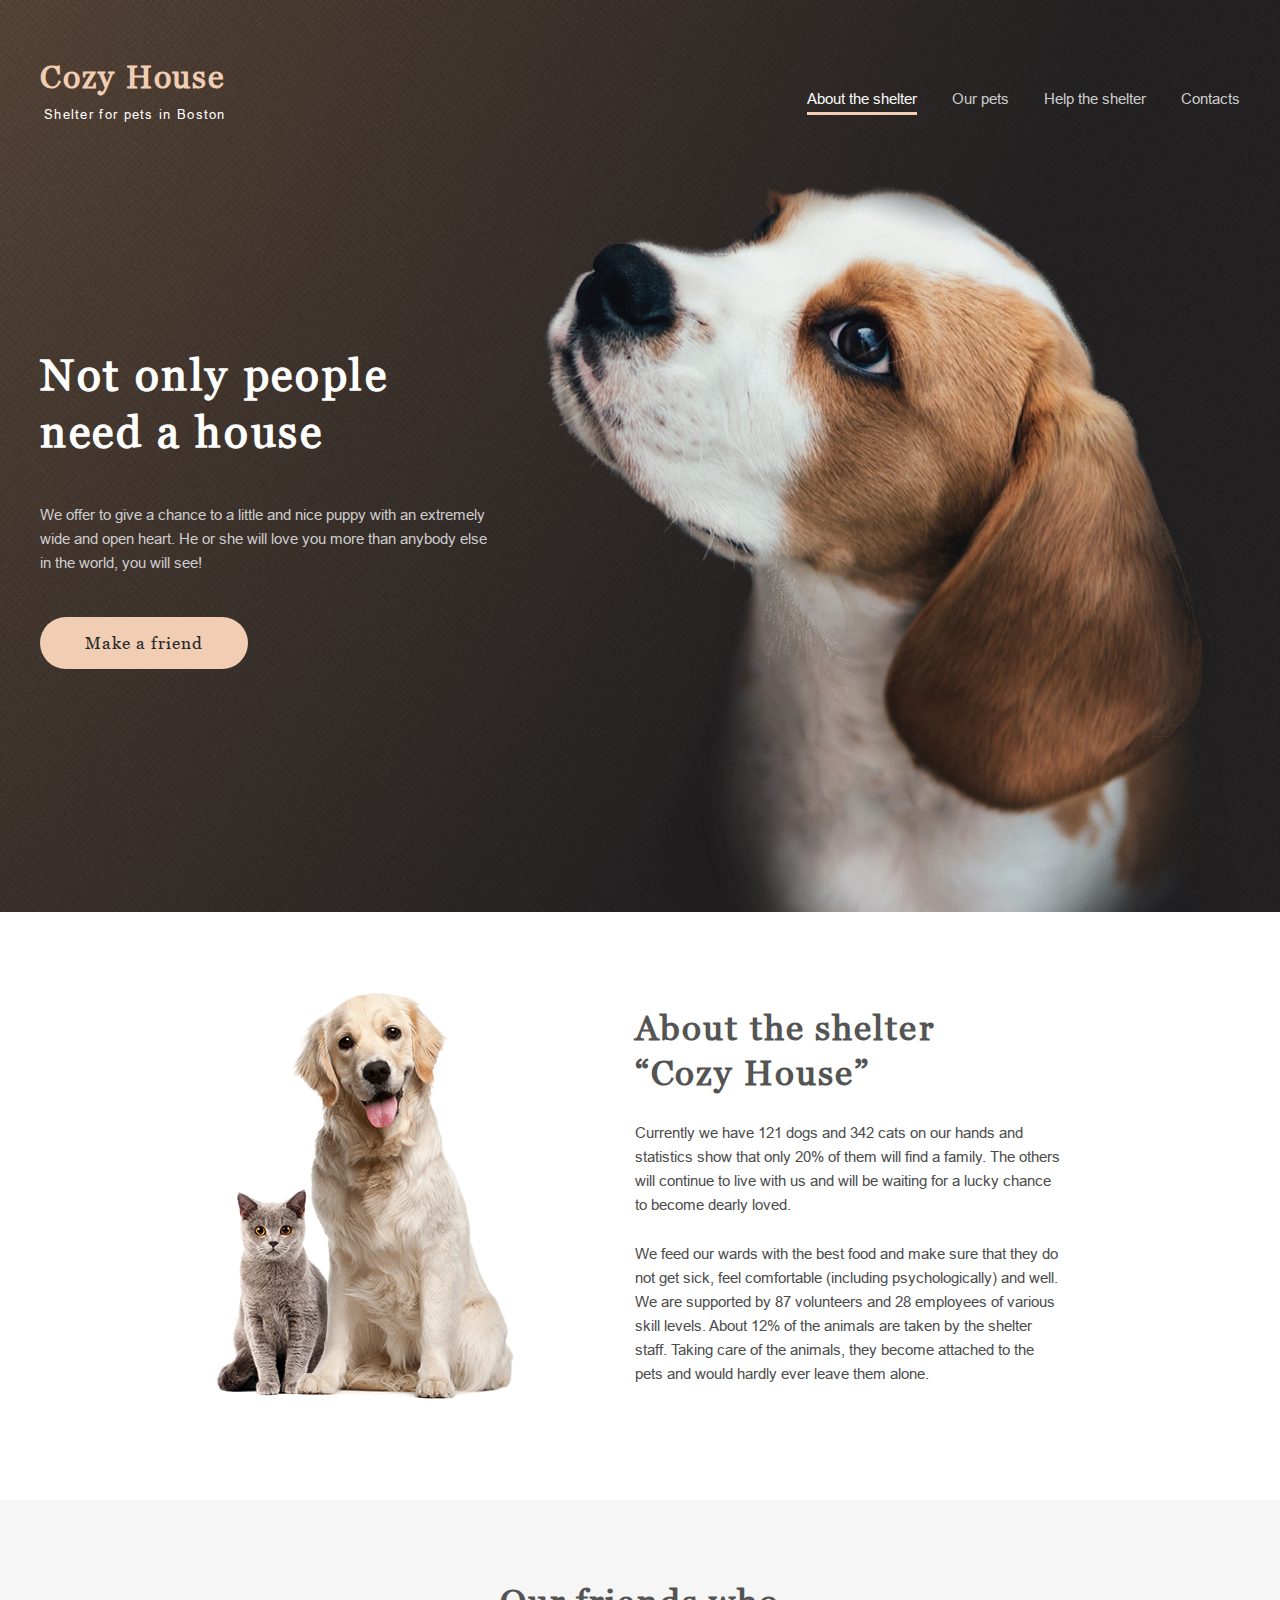
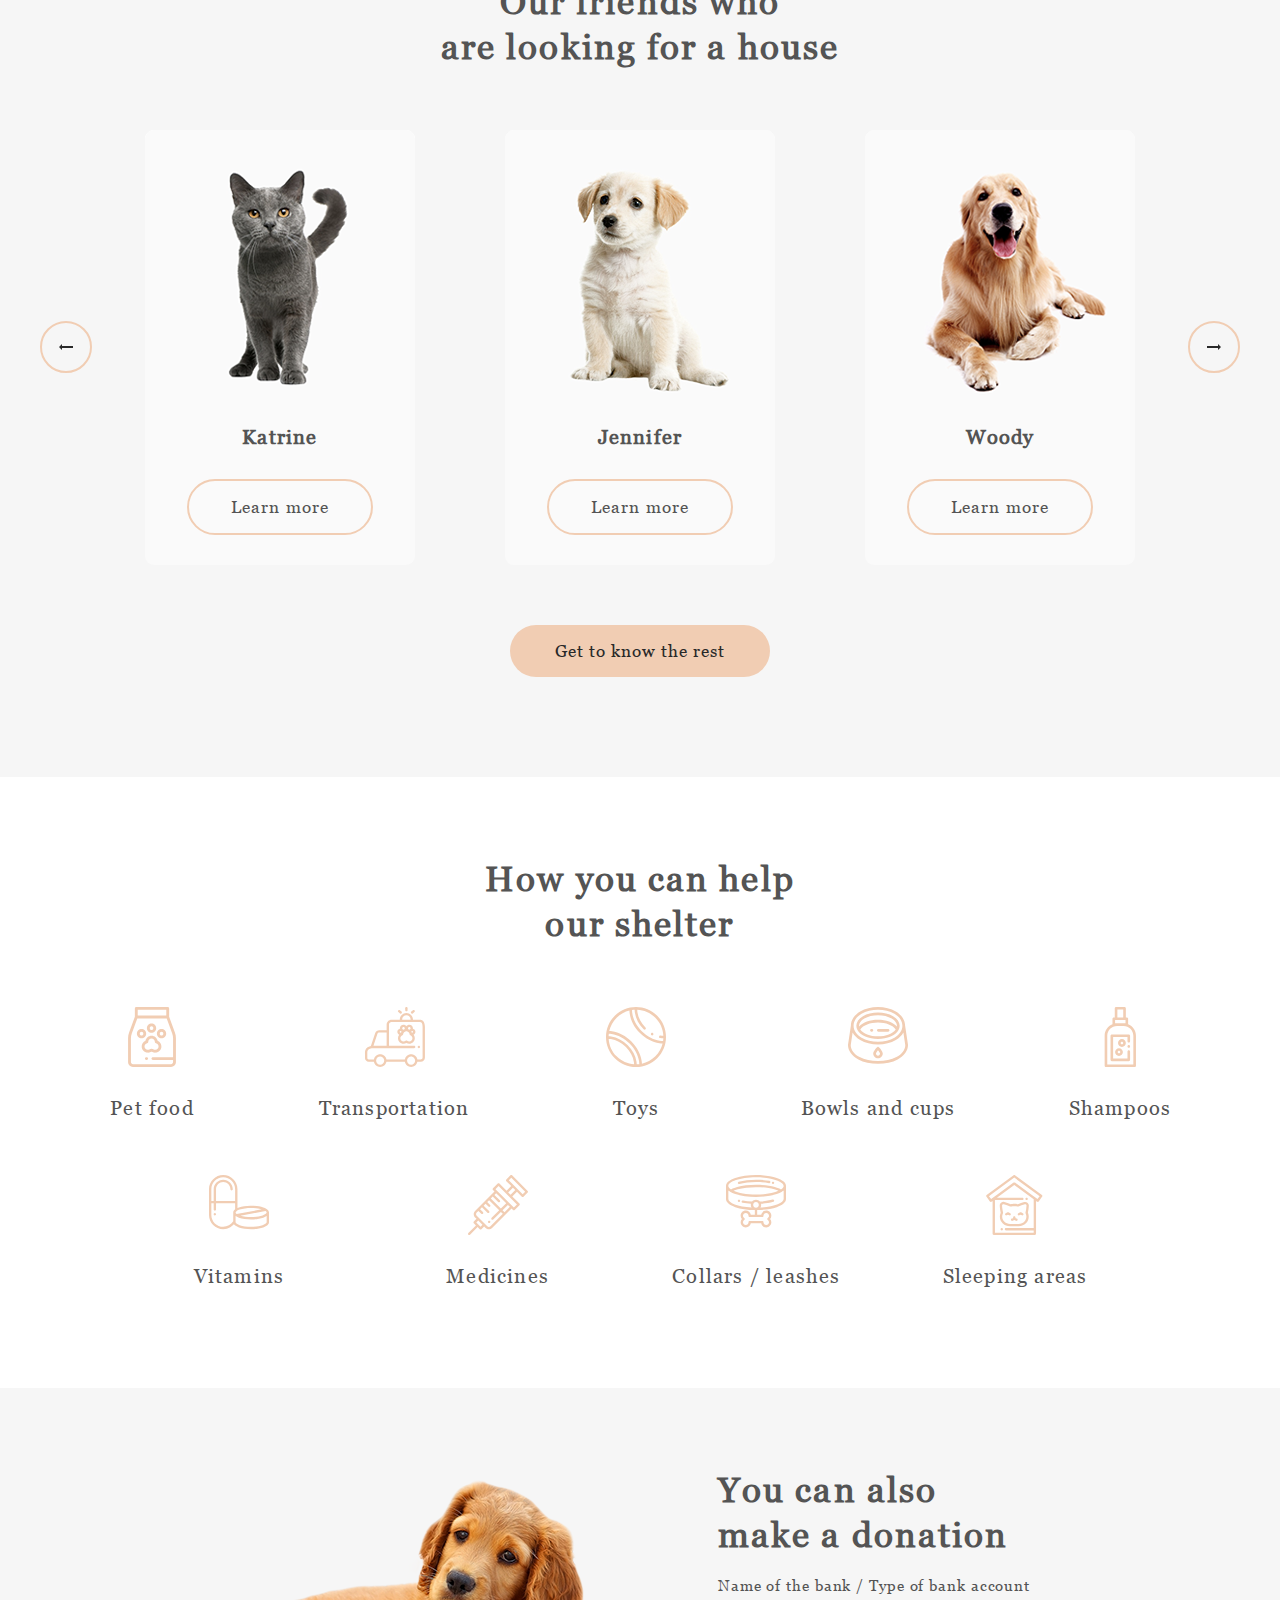
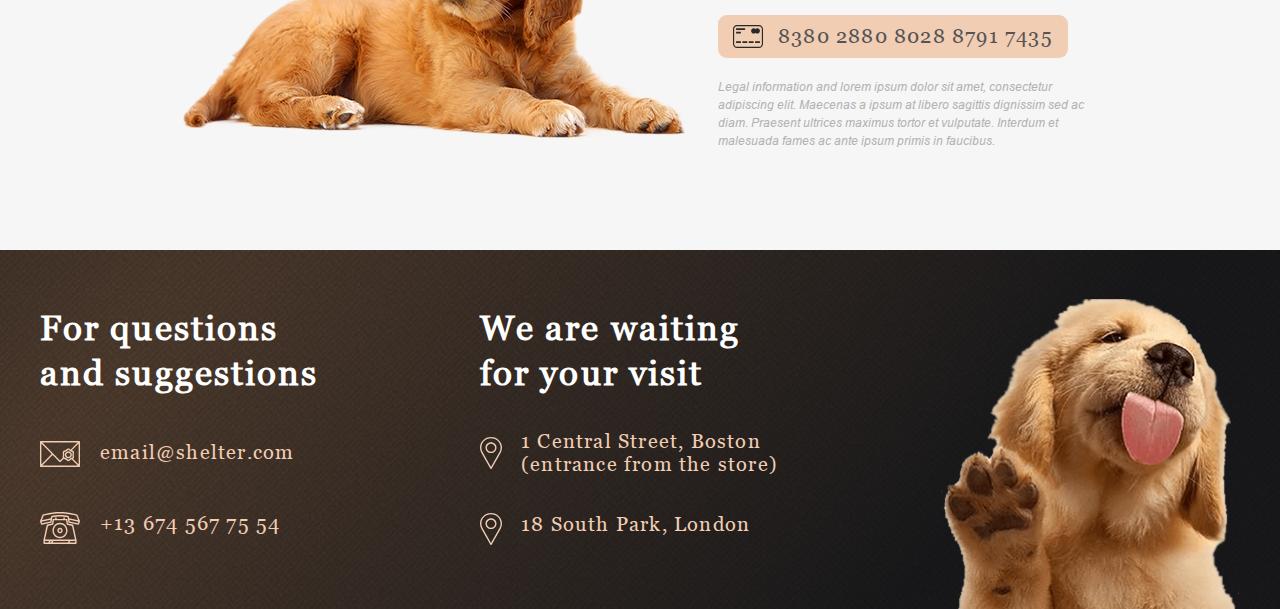
<file: src/pages/main/index.html>
<!DOCTYPE html>
<html lang="en">
<head>
  <meta charset="UTF-8">
  <meta http-equiv="X-UA-Compatible" content="IE=edge">
  <meta name="viewport" content="width=device-width, initial-scale=1.0">
  <link rel="stylesheet" href="normalize.css">
  <link rel="stylesheet" href="style.css">
  <title>Shelter</title>
</head>

<body>
  <div class="start-screen" id="shelter">
    <header class="header">
      <div class="container">
        <div class="header__content flex">
          <a class="logo" href="#">
            <h1 class="logo__title">Cozy House</h1>
            <span class="logo__subtitle">Shelter for pets in Boston</span>
          </a>
          <nav class="nav">
            <a href="#nav__list" class="burger-menu"></a>
            <ul id="nav__list" class="nav__list flex">
              <li class="nav__item">
                <a class="nav__link nav__link_active" href="#shelter">About the shelter</a>
              </li>
              <li class="nav__item">
                <a class="nav__link" href="../pets/index.html">Our pets</a>
              </li>
              <li class="nav__item">
                <a class="nav__link" href="#help">Help the shelter</a>
              </li>
              <li class="nav__item">
                <a class="nav__link" href="#footer">Contacts</a>
              </li>
            </ul>
          </nav>
        </div>
      </div>
    </header>
    <section class="section not-only">
      <div class="container">
        <div class="not-only__content flex">
          <div class="not-only__left">
            <h2 class="not-only__title">Not only people<br>need a house</h2>
            <p class="not-only__text">
              We offer to give a chance to a little and nice puppy with an extremely wide and open heart.
              He or she will love you more than anybody else in the world, you will see!
            </p>
            <a class="button not-only__button" href="#our-friends">Make a friend</a>
          </div>
          <div class="not-only__right flex">
            <img class="not-only__image" src="../../assets/images/not-only_puppy.png" alt="Puppy">
          </div>
        </div>
      </div>
    </section>
  </div>

  <main class="main">
    <section class="section about">
      <div class="container">
        <div class="about__content flex">
          <h3 class="about__title section__title">About the shelter<br>“Cozy House”</h3>
          <p class="about__text">
            Currently we have 121 dogs and 342 cats on our hands and statistics show that only 20% of them will find a family.
            The others will continue to live with us and will be waiting for a lucky chance to become dearly loved.
          </p>
          <p class="about__text">
            We feed our wards with the best food and make sure that they do not get sick, feel comfortable (including psychologically) and well.
            We are supported by 87 volunteers and 28 employees of various skill levels. About 12% of the animals are taken by the shelter staff.
            Taking care of the animals, they become attached to the pets and would hardly ever leave them alone.
          </p>
        </div>
      </div>
    </section>
    
    <section class="section our-friends" id="our-friends">
      <div class="container">
        <div class="our-friends__title">
          <h3 class="section__title">Our friends who<br>are looking for a house</h3>
        </div>
        <div class="our-friends__slider flex">
          <ul class="our-friends__list flex">
            <li class="our-friends__item">
              <article class="our-friends__article">
                <img class="our-friends__image" src="../../assets/images/pets-katrine.png" alt="Pet">
                <div class="our-friends__item-content">
                  <h4 class="out-friends__name">Katrine</h4>
                  <a class="our-friends__button" href="#">Learn more</a>
                </div>
              </article>
            </li>
            <li class="our-friends__item">
              <article class="our-friends__article">
                <img class="our-friends__image" src="../../assets/images/pets-jennifer.png" alt="Pet">
                <div class="our-friends__item-content">
                  <h4 class="out-friends__name">Jennifer</h4>
                  <a class="our-friends__button" href="#">Learn more</a>
                </div>
              </article>
            </li>
            <li class="our-friends__item">
              <article class="our-friends__article">
                <img class="our-friends__image" src="../../assets/images/pets-woody.png" alt="Pet">
                <div class="our-friends__item-content">
                  <h4 class="out-friends__name">Woody</h4>
                  <a class="our-friends__button" href="#">Learn more</a>
                </div>
              </article>
            </li>
          </ul>
          <button class="our-friends__button-sld our-friens__button-left"><svg width="14" height="6" viewbox="0 0 14 6" fill="none" xmlns="http://www.w3.org/2000/svg">
            <path d="M14 2V4H3V6L0 3L3 0V2H14Z" fill="#292929"/>
            </svg></button>
          <button class="our-friends__button-sld our-friens__button-right"><svg width="14" height="6" viewbox="0 0 14 6" fill="none" xmlns="http://www.w3.org/2000/svg">
            <path d="M0 4V2L11 2V0L14 3L11 6V4L0 4Z" fill="#292929"/>
            </svg></button>
        </div>
        <div class="our-friends__bottom">
          <a class="button our-friends__link" href="../pets/index.html">Get to know the rest</a>
        </div>
      </div>
    </section>

    <section class="section help" id="help">
      <div class="container">
        <h3 class="help__title section__title">How you can help our shelter</h3>
        <ul class="help__list flex">
          <li class="help__item help__icon1">
            <p class="help__text">Pet food</p>
          </li>
          <li class="help__item help__icon2">
            <p class="help__text">Transportation</p>
          </li>
          <li class="help__item help__icon3">
            <p class="help__text">Toys</p>
          </li>
          <li class="help__item help__icon4">
            <p class="help__text">Bowls and cups</p>
          </li>
          <li class="help__item help__icon5">
            <p class="help__text">Shampoos</p>
          </li>
          <li class="help__item help__icon6">
            <p class="help__text">Vitamins</p>
          </li>
          <li class="help__item help__icon7">
            <p class="help__text">Medicines</p>
          </li>
          <li class="help__item help__icon8">
            <p class="help__text">Collars / leashes</p>
          </li>
          <li class="help__item help__icon9">
            <p class="help__text">Sleeping areas</p>
          </li>
        </ul>
      </div>
    </section>

    <section class="section addition">
      <div class="container">
        <div class="addition__content flex">
          <h3 class="addition__title section__title">You can also<br>make a donation</h3>
          <p class="addition__text">Name of the bank / Type of bank account</p>
          <a class="addition__link" href="#">8380 2880 8028 8791 7435</a>
          <p class="addition__info">Legal information and lorem ipsum dolor sit amet, consectetur adipiscing elit.
            Maecenas a ipsum at libero sagittis dignissim sed ac diam. Praesent ultrices maximus tortor et vulputate.
            Interdum et malesuada fames ac ante ipsum primis in faucibus.</p>
        </div>
      </div>
    </section>
  </main>

  <footer class="footer">
    <div class="container">
      <div class="footer__content flex" id="footer">
        <div class="footer__left flex">
          <h3 class="footer__title">For questions and suggestions</h3>
          <a class="footer__link footer__link-mail" href="mailto:email@shelter.com">email@shelter.com</a>
          <a class="footer__link footer__link-tel" href="tel:+136745677554">+13 674 567 75 54</a>
        </div>
        <div class="footer__center flex">
          <h3 class="footer__title footer__title-center">We are waiting for your visit</h3>
          <a class="footer__link footer__link-loc" href="https://goo.gl/maps/S4P2zqruzqMAeAdC6" target="blank">1 Central Street, Boston (entrance from the store)</a>
          <a class="footer__link footer__link-loc" href="https://goo.gl/maps/8F7RiXoTZVQPyFPFA" target="blank">18 South Park, London</a>
        </div>
      </div>
    </div>
  </footer>
</body>
</html>
</file>
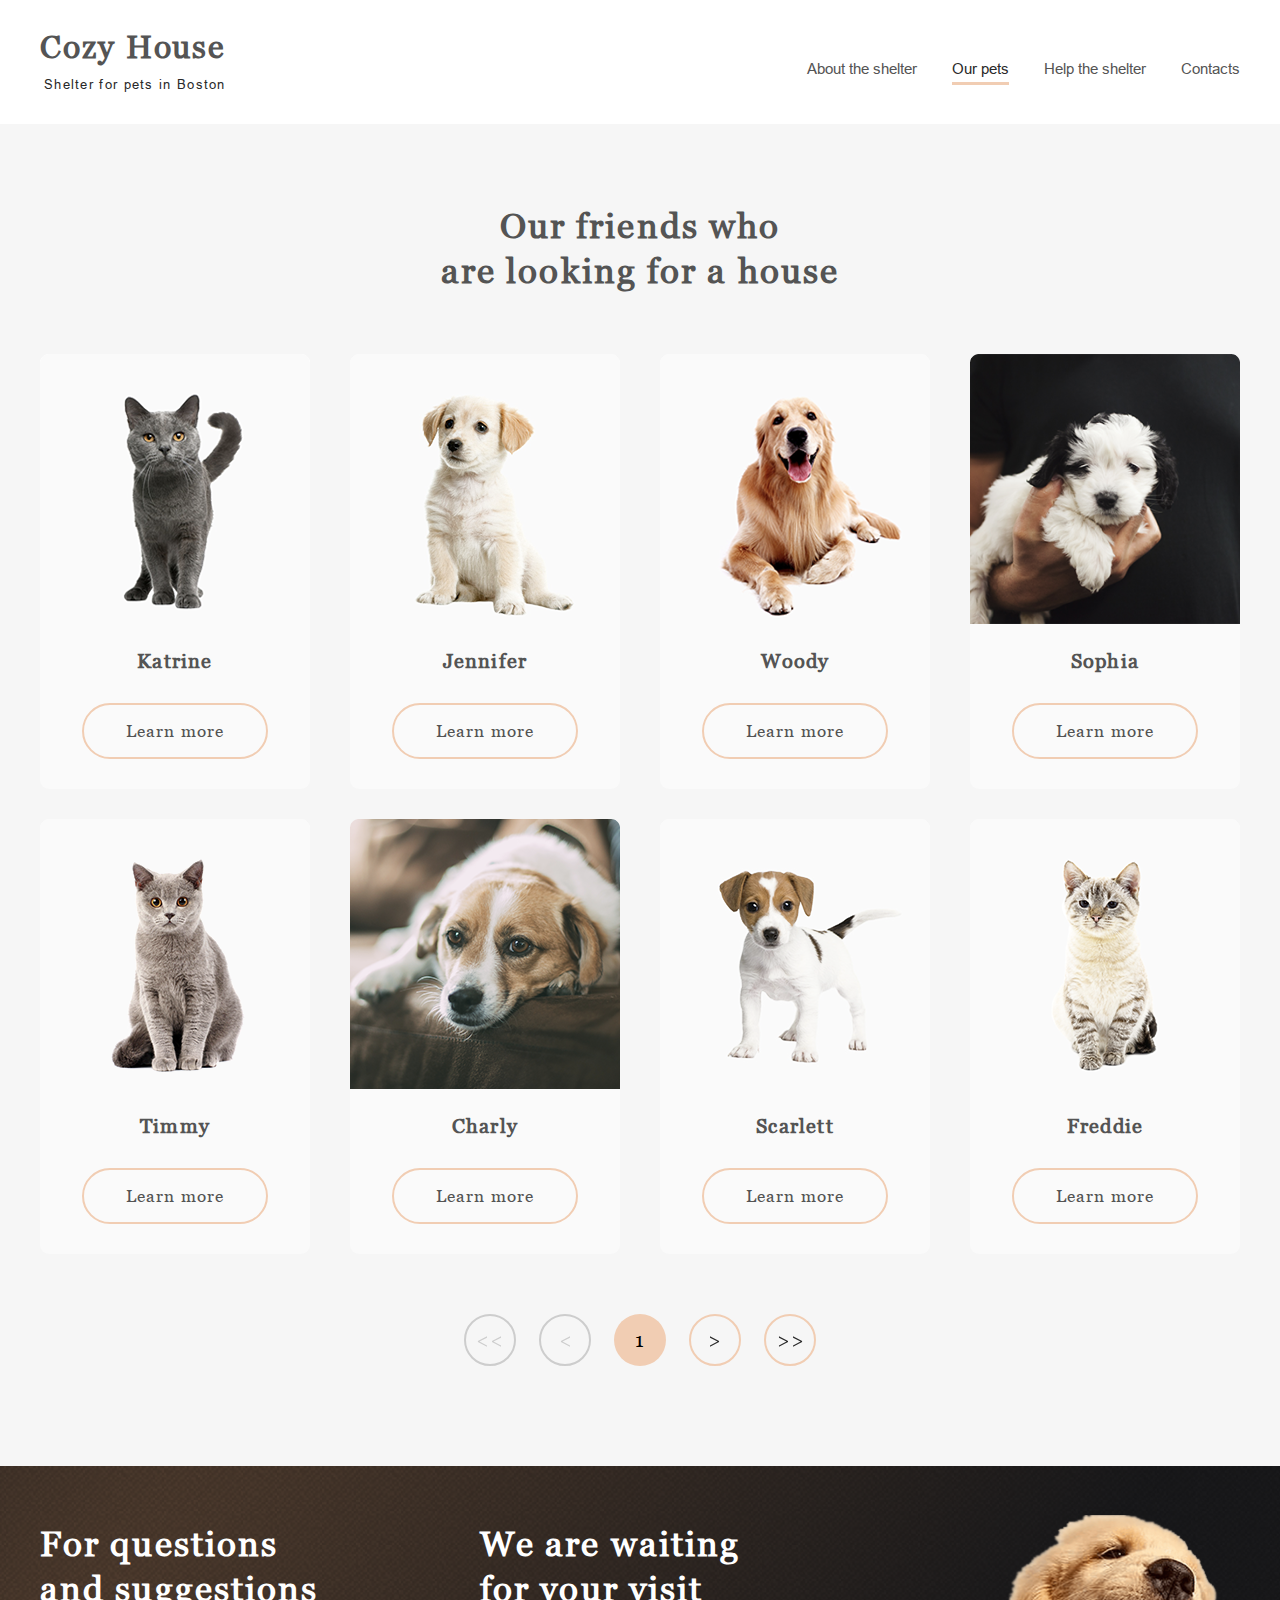
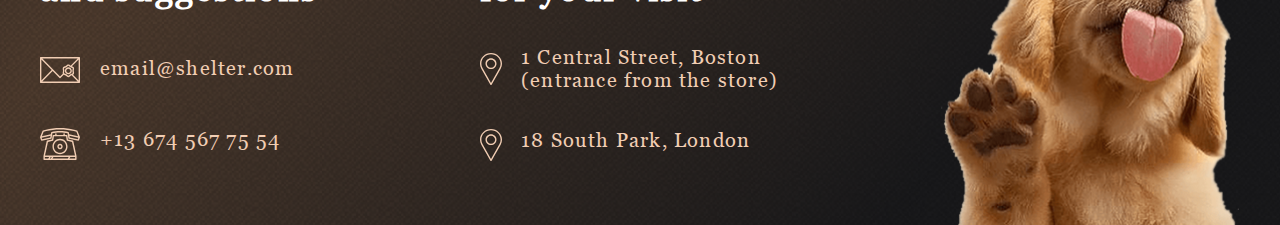
<file: src/pages/pets/index.html>
<!DOCTYPE html>
<html lang="en">
<head>
  <meta charset="UTF-8">
  <meta http-equiv="X-UA-Compatible" content="IE=edge">
  <meta name="viewport" content="width=device-width, initial-scale=1.0">
  <link rel="stylesheet" href="normalize.css">
  <link rel="stylesheet" href="style.css">
  <title>Our pets</title>
</head>

<body>
  <header class="header">
    <div class="container">
      <div class="header__content flex">
        <a class="logo" href="../main/index.html">
          <h1 class="logo__title">Cozy House</h1>
          <span class="logo__subtitle">Shelter for pets in Boston</span>
        </a>
        <nav class="nav">
          <a href="#nav__list" class="burger-menu"></a>
          <ul class="nav__list flex">
            <li class="nav__item">
              <a class="nav__link" href="../main/index.html">About the shelter</a>
            </li>
            <li class="nav__item">
              <a class="nav__link nav__link_active" href="#">Our pets</a>
            </li>
            <li class="nav__item">
              <a class="nav__link" href="../main/index.html#help">Help the shelter</a>
            </li>
            <li class="nav__item">
              <a class="nav__link" href="#footer">Contacts</a>
            </li>
          </ul>
        </nav>
      </div>
    </div>
  </header>

  <main class="main">
    <section class="section our-friends">
      <div class="container">
        <div class="our-friends__title">
          <h3 class="section__title">Our friends who<br>are looking for a house</h3>
        </div>
        <ul class="our-friends__list flex">
          <li class="our-friends__item">
            <article class="our-friends__article">
              <img class="our-friends__image" src="../../assets/images/pets-katrine.png" alt="Pet">
              <div class="our-friends__item-content">
                <h4 class="out-friends__name">Katrine</h4>
                <a class="our-friends__button" href="#">Learn more</a>
              </div>
            </article>
          </li>
          <li class="our-friends__item">
            <article class="our-friends__article">
              <img class="our-friends__image" src="../../assets/images/pets-jennifer.png" alt="Pet">
              <div class="our-friends__item-content">
                <h4 class="out-friends__name">Jennifer</h4>
                <a class="our-friends__button" href="#">Learn more</a>
              </div>
            </article>
          </li>
          <li class="our-friends__item">
            <article class="our-friends__article">
              <img class="our-friends__image" src="../../assets/images/pets-woody.png" alt="Pet">
              <div class="our-friends__item-content">
                <h4 class="out-friends__name">Woody</h4>
                <a class="our-friends__button" href="#">Learn more</a>
              </div>
            </article>
          </li>
          <li class="our-friends__item">
            <article class="our-friends__article">
              <img class="our-friends__image" src="../../assets/images/pets-sophia-2.png" alt="Pet">
              <div class="our-friends__item-content">
                <h4 class="out-friends__name">Sophia</h4>
                <a class="our-friends__button" href="#">Learn more</a>
              </div>
            </article>
          </li>
          <li class="our-friends__item">
            <article class="our-friends__article">
              <img class="our-friends__image" src="../../assets/images/pets-timmy.png" alt="Pet">
              <div class="our-friends__item-content">
                <h4 class="out-friends__name">Timmy</h4>
                <a class="our-friends__button" href="#">Learn more</a>
              </div>
            </article>
          </li>
          <li class="our-friends__item">
            <article class="our-friends__article">
              <img class="our-friends__image" src="../../assets/images/pets-charly.png" alt="Pet">
              <div class="our-friends__item-content">
                <h4 class="out-friends__name">Charly</h4>
                <a class="our-friends__button" href="#">Learn more</a>
              </div>
            </article>
          </li>
          <li class="our-friends__item">
            <article class="our-friends__article">
              <img class="our-friends__image" src="../../assets/images/pets-scarlet.png" alt="Pet">
              <div class="our-friends__item-content">
                <h4 class="out-friends__name">Scarlett</h4>
                <a class="our-friends__button" href="#">Learn more</a>
              </div>
            </article>
          </li>
          <li class="our-friends__item">
            <article class="our-friends__article">
              <img class="our-friends__image" src="../../assets/images/pets-freddie-3.png" alt="Pet">
              <div class="our-friends__item-content">
                <h4 class="out-friends__name">Freddie</h4>
                <a class="our-friends__button" href="#">Learn more</a>
              </div>
            </article>
          </li>
        </ul>
        <div class="our-friends__slider">
          <button disabled class="slider__button slider__button-left button__quick button_unactive"><svg width="25" height="11" viewbox="0 0 25 11" fill="none" xmlns="http://www.w3.org/2000/svg">
            <path d="M9.94687 10.7852L0.913671 6.08789V4.98438L9.94687 0.287109V1.625L2.43711 5.53125L9.94687 9.44727V10.7852ZM24.018 10.7852L14.9848 6.08789V4.98438L24.018 0.287109V1.625L16.5082 5.53125L24.018 9.44727V10.7852Z" fill="#CDCDCD"/>
            </svg></button>
          <button disabled class="slider__button slider__button-left button_unactive"><svg width="10" height="11" viewbox="0 0 10 11" fill="none" xmlns="http://www.w3.org/2000/svg">
            <path d="M9.98242 10.7852L0.949219 6.08789V4.98438L9.98242 0.287109V1.625L2.47266 5.53125L9.98242 9.44727V10.7852Z" fill="#CDCDCD"/>
            </svg></button>
          <button class="slider__button slider__button-center">1</button>
          <button class="slider__button slider__button-right"><svg width="10" height="11" viewbox="0 0 10 11" fill="none" xmlns="http://www.w3.org/2000/svg">
            <path d="M9.04102 6.08789L0.0078125 10.7852V9.44727L7.51758 5.53125L0.0078125 1.625V0.287109L9.04102 4.98438V6.08789Z" fill="#292929"/>
            </svg>
            </button>
          <button class="slider__button slider__button-right button__quick"><svg width="25" height="11" viewbox="0 0 25 11" fill="none" xmlns="http://www.w3.org/2000/svg">
            <path d="M10.0055 6.08789L0.972265 10.7852V9.44727L8.48203 5.53125L0.972265 1.625V0.287109L10.0055 4.98438V6.08789ZM24.0766 6.08789L15.0434 10.7852V9.44727L22.5531 5.53125L15.0434 1.625V0.287109L24.0766 4.98438V6.08789Z" fill="#292929"/>
            </svg></button>
        </div>
      </div>
    </section>
  </main>

  <footer class="footer" id="footer">
    <div class="container">
      <div class="footer__content flex">
        <div class="footer__left flex">
          <h3 class="footer__title">For questions and suggestions</h3>
          <a class="footer__link footer__link-mail" href="mailto:email@shelter.com">email@shelter.com</a>
          <a class="footer__link footer__link-tel" href="tel:+136745677554">+13 674 567 75 54</a>
        </div>
        <div class="footer__center flex">
          <h3 class="footer__title footer__title-center">We are waiting for your visit</h3>
          <a class="footer__link footer__link-loc" href="https://goo.gl/maps/S4P2zqruzqMAeAdC6">1 Central Street, Boston (entrance from the store)</a>
          <a class="footer__link footer__link-loc" href="https://goo.gl/maps/8F7RiXoTZVQPyFPFA">18 South Park, London </a>
        </div>
      </div>
    </div>
  </footer>
</body>
</html>
</file>
<file: src/pages/main/style.css>
/* common styles */

*,
*::before,
*::after {
	box-sizing: border-box;
}

@font-face {
  font-family: 'Georgia';
  src: url('../../assets/fonts/Georgia.woff2') format('woff2'),
       url('../../assets/fonts/Georgia.woff') format('woff');
  font-style: normal;
  font-weight: 400;
}

@font-face {
  font-family: 'Arial';
  src: url('../../assets/fonts/Arial.woff2') format('woff2'),
       url('../../assets/fonts/Arial.woff') format('woff');
  font-style: normal;
  font-weight: 400;
}

@font-face {
  font-family: 'Arial-italic';
  src: url('../../assets/fonts/Arial-Italic.woff2') format('woff2'),
       url('../../assets/fonts/Arial-Italic.woff') format('woff');
  font-style: italic;
  font-weight: 400;
}

img {
  max-width: 100%;
}

a {
  display: inline-block;
  color: inherit;
  text-decoration: none;
}

ul {
  padding: 0;
  list-style: none;
}

body {
  font-family: 'Georgia', 'Arial', sans-serif;
  font-weight: 400;
  color: #545454;
  overflow-wrap: break-word;
}

.container {
  max-width: 1280px;
  padding: 0 40px;
  margin: 0 auto;
}

.section__title {
  font-size: 35px;
  line-height: 45px;
  letter-spacing: 0.06em;
}

.button {
  padding: 15px 45px;
  border-radius: 100px;
  background-color: #F1CDB3;
  color: #292929;
  font-size: 17px;
  line-height: 22.1px;
  letter-spacing: 0.06em;
  transition: background-color;
  transition-duration: .3s;
}

.button:hover {
  background-color: #FDDCC4;
}

.flex {
  display: flex;
}

/* START SCREEN */

.start-screen {
  background-image: url(../../assets/images/not-only_background.png);
  background-repeat: no-repeat;
  background-size: cover;
  background-position: top center;
}

/* HEADER */

.header {
  padding-top: 60px;
  margin-bottom: 60px;
}

.header__content {
  justify-content: space-between;
  align-items: center;
}

.logo__title {
  margin-bottom: 10px;
  font-size: 32px;
  letter-spacing: 0.06em;
  line-height: 110%;
  color: #F1CDB3;
}

.logo__subtitle {
  padding-left: 4px;
  font-family: Arial, sans-serif;
  font-size: 13px;
  letter-spacing: 0.1em;
  line-height: 15px;
  color: #FFF;
}

.nav__item:not(:last-child) {
  margin-right: 35px;
}

.nav__link {
  padding-bottom: 1px;
  font-family: 'Arial', sans-serif;
  font-size: 15px;
  line-height: 24px;
  color: #CDCDCD;
  transition: color;
  transition-duration: .2s;
}

.nav__link_active {
  border-bottom: 3px solid #F1CDB3;
  color: #FAFAFA;
}

.nav__link:hover {
  color: #FAFAFA;
}

.nav__link:active {
  border-bottom: 3px solid #F1CDB3;
  color: #FAFAFA;
}

/* NOT ONLY */

.not-only__content {
  justify-content: space-between;
}

.not-only__left {
  max-width: 460px;
  padding-top: 163px;
}

.not-only__title {
  margin-bottom: 42px;
  font-size: 44px;
  line-height: 57.2px;
  letter-spacing: 0.06em;
  color: #FFF;
}

.not-only__text {
  margin-bottom: 42px;
  font-family: Arial, sans-serif;
  font-size: 15px;
  line-height: 24px;
  color: #CDCDCD;
}

.not-only__right {
  line-height: 0;
}

/* ABOUT SHELTER */
.about__content {
  flex-direction: column;
  padding: 94px 175px 114px 595px;
  background-image: url(../../assets/images/about-pets.png);
  background-position: top 80px left 175px;
  background-repeat: no-repeat;
  background-size: initial;
}

.about__title {
  max-width: 370px;
  margin-bottom: 25px;
}

.about__text {
  margin-bottom: 25px;
  font-family: Arial, sans-serif;
  font-size: 15px;
  line-height: 24px;
  color: #4C4C4C;
}

.about__text:last-child {
  margin-bottom: 0;
}

/* OUR FRIENDS */

.our-friends {
  background-color: #F6F6F6;
}

.our-friends__slider {
  justify-content: space-between;
  align-items: center;
}

.our-friends__title {
  max-width: 400px;
  margin: 0 auto 60px;
  padding-top: 80px;
  text-align: center;
}

.our-friends__button::before {
  position: absolute;
  content: '';
  width: 100%;
  height: 100%;
  top: 0;
  left: 0;
}

.our-friends__button {
  padding: 15px 42px;
  border: 2px solid #F1CDB3;
  border-radius: 100px;
  background: transparent;
  font-size: 17px;
  line-height: 22px;
  letter-spacing: 0.06em;
  transition: background-color, border-color;
  transition-duration: .3s;
}

.our-friends__button:hover {
  background-color: #FDDCC4;
  border-color: #FDDCC4;
}

.our-friends__item:hover .our-friends__item-content {
  background-color: #FFF;
}


.our-friends__button-sld {
  max-height: 52px;
  margin-bottom: 60px;
  padding: 21px 17px;
  border: 2px solid #F1CDB3;
  border-radius: 100px;
  background: transparent;
  line-height: 0;
  cursor: pointer;
  transition: background-color, border-color;
  transition-duration: .3s;
}

.our-friends__button-sld:hover {
  background-color: #FDDCC4;
  border-color: #FDDCC4;
}

.our-friens__button-left {
  order: 1;
}

.our-friens__button-right {
  order: 3;
}

.our-friends__list {
  order: 2;
  min-width: 990px;
  justify-content: space-between;
  margin-bottom: 60px;
}

.our-friends__item {
  position: relative;
  max-width: 270px;
  text-align: center;
  border-radius: 9px;
  background-color: #FAFAFA;
}

.our-friends__image {
  margin-bottom: 22px;
}

.our-friends__item-content {
  padding: 0 41.5px 30px;
}

.out-friends__name {
  margin-bottom: 30px;
  font-size: 20px;
  line-height: 23px;
  letter-spacing: 0.06em;
}

.our-friends__link {
  margin: 0 auto;
}

.our-friends__bottom {
  text-align: center;
  padding-bottom: 100px;
  font-size: 17px;
  line-height: 22px;
  letter-spacing: 0.06em;
}

/* HELP */

.help__title {
  max-width: 310px;
  margin: 0 auto;
  margin-bottom: 60px;
  padding-top: 80px;
  text-align: center;
}

.help__list {
  justify-content: space-between;
  align-content: space-between;
  flex-wrap: wrap;
  min-height: 281px;
  margin-bottom: 100px;
  padding: 0 20px 0 12px;
}


.help__item {
  display: flex;
  justify-content: center;
  align-items: flex-end;
  max-width: 200px;
  min-height: 113px;
  flex-basis: 20%;
  font-size: 20px;
  line-height: 23px;
  letter-spacing: 0.06em;
  background-repeat: no-repeat;
  background-size: initial;
  background-position: top center;
}

.help__item:nth-child(6) {
  margin-left: 87px;
}

.help__item:last-child {
  margin-right: 105px;
}

.help__icon1 {
  background-image: url(../../assets/images/food.svg);
}

.help__icon2 {
  background-image: url(../../assets/images/transportation.svg);
}

.help__icon3 {
  background-image: url(../../assets/images/toys.svg);
}

.help__icon4 {
  background-image: url(../../assets/images/bowls-and-cups.svg);
}

.help__icon5 {
  background-image: url(../../assets/images/shampoos.svg);
}

.help__icon6 {
  background-image: url(../../assets/images/vitamins.svg);
}

.help__icon7 {
  background-image: url(../../assets/images/medicines.svg);
}

.help__icon8 {
  background-image: url(../../assets/images/collars-or-leashes.svg);
}

.help__icon9 {
  background-image: url(../../assets/images/sleeping-area.svg);
}

/* ADDITION */

.addition {
  background-color: #F6F6F6;
}

.addition__content {
  flex-direction: column;
  padding: 80px 142px 100px 678px;
  background-image: url(../../assets/images/donation-dog.png);
  background-repeat: no-repeat;
  background-size: initial;
  background-position: top 91px left 143px;
}

.addition__title  {
  max-width: 300px;
  margin-bottom: 20px;
}

.addition__text {
  margin-bottom: 20px;
  font-size: 15px;
  line-height: 16.5px;
  letter-spacing: 0.06em;
} 

.addition__link {
  max-width: 350px;
  margin-bottom: 20px;
  padding: 10px 15px 10px 60px;
  border-radius: 9px;
  font-size: 20px;
  line-height: 23px;
  letter-spacing: 0.06em;
  background-color: #F1CDB3;
  background-image: url(../../assets/images/credit-card.svg);
  background-repeat: no-repeat;
  background-size: initial;
  background-position: top 10px left 15px;
  transition: background-color;
  transition-duration: .3s;
  z-index: 1;
} 

.addition__link:hover {
  background-color: #FDDCC4;
  z-index: 0;
}

.addition__info {
  font-family: 'Arial-italic', sans-serif;
  font-size: 12px;
  line-height: 18px;
  color: #B2B2B2;
}

/* FOOTER */

.footer {
  background-image: url(../../assets/images/footer-gradient-background.png);
  background-repeat: no-repeat;
  background-size: cover;
  background-position: bottom center;
}

.footer__content {
  background-image: url(../../assets/images/footer-puppy.png);
  background-repeat: no-repeat;
  background-size: initial;
  background-position: bottom right;
}

.footer__left {
  flex-direction: column;
  max-width: 279px;
  margin-right: 161px;
  padding: 56px 0 64px;
}

.footer__center {
  flex-direction: column;
  max-width: 300px;
  padding: 56px 0 64px;
}

.footer__title {
  margin-bottom: 45px;
  font-size: 35px;
  line-height: 45px;
  letter-spacing: 0.06em;
  color: #FFF;
}

.footer__title-center {
  margin-bottom: 34px;
}

.footer__link {
  padding-left: 60px;
  font-size: 20px;
  line-height: 23px;
  letter-spacing: 0.06em;
  color: #F1CDB3;
}

.footer__link-mail {
  min-height: 26px;
  margin-bottom: 45px;
  background-image: url(../../assets/images/mail.svg);
  background-repeat: no-repeat;
  background-size: initial;
}

.footer__link-tel {
  min-height: 32px;
  background-image: url(../../assets/images/phone.svg);
  background-repeat: no-repeat;
  background-size: initial;
}

.footer__link-loc {
  margin-bottom: 37px;
  padding-left: 41px;
  min-height: 32px;
  background-image: url(../../assets/images/location.svg);
  background-repeat: no-repeat;
  background-size: initial;
  background-position: center left;
}

.footer__link-loc:last-child {
  margin-bottom: 0;
}


/* Adaptability */

@media (max-width:1279px) {
  .container {
    max-width: 1260;
    padding: 0 30px;
  }

  .header {
    padding-top: 30px;
  }

  .header__content {
    align-items: unset;
  }

  .not-only__title {
    letter-spacing: 0;
  }

  .not-only__content {
    flex-direction: column;
  }

  .not-only__left {
    margin: 0 auto 100px;
    padding: 0;
  }

  .not-only__button {
    margin: 0 27.4%;
  }

  .not-only__right {
    justify-content: flex-end;
  }

  .not-only__image {
    width: 80%;
  }

  .about__content {
    max-width: 430px;
    margin: 0 auto;
    padding: 80px 0 588px;
    background-position: bottom 100px center;
  }

  .our-friends__slider {
    justify-content: space-evenly;
  }

  .our-friends__list {
    min-width: 580px;
    padding: 0 5px;
  }

  .our-friends__item:nth-child(3) {
    display: none;
  }

  .help__list {
    min-height: 450px;
    padding: 0 5%;
  }

  .help__item {
    flex-basis: 30%;
    max-width: 33%;
  }

  .help__item:nth-child(6) {
    margin: 0;
  }
  
  .help__item:last-child {
    margin: 0;
  }

  .addition__content {
    max-width: 505px;
    padding: 80px 63px 421px;
    margin: 0 auto;
    background-position: bottom 100px center;
  }

  .footer__content {
    justify-content: space-around;
    padding: 30px 0 368px;
    background-position: bottom center;
  }

  .footer__left {
    margin: 0;
    padding: 0;
  }

  .footer__center {
    padding: 0;
  }
}

@media (max-width:767px) {
  .container {
    max-width: 768;
    padding: 0 10px;
  }

  .section__title {
    font-size: 25px;
    line-height: 130%;
  }

  .nav {
    padding-right: 43px;
  }

  .nav__list {
    visibility:hidden;
    flex-direction: column;
    align-items: center;
    position: absolute;
    width: 320px;
    height: 800px;
    top: 0;
    right: 0;
    padding-top: 248px;
    background-color: #292929;
  }

  .nav__item:not(:last-child) {
    margin-right: 0;
    margin-bottom: 40px;
  }

  .nav__link {
    font-size: 32px;
    line-height: 160%;
  }

  .burger-menu {
    position: relative;
    width: 30px;
    height: 26px;
    border-top: 2px solid #F1CDB3;
    border-bottom: 2px solid #F1CDB3;
    z-index: 1;
  }
  
  .burger-menu::before {
    content: '';
    position: absolute;
    top: 10px;
    width: 30px;
    height: 2px;
    background-color: #F1CDB3;
  }

  /* .burger-menu:active + .nav__list {
    visibility:visible;
    z-index: 0;
  } */

  .not-only__title {
    font-size: 25px;
    line-height: 130%;
  }

  .not-only__left {
    text-align: center;
  }

  .not-only__button {
    margin: 0;
  }

  .not-only__image {
    width: 86%;
  }

  .about__content {
    padding: 42px 15px 438px;
    background-position: bottom 42px center;
    background-size: 260px;
  }

  .about__title {
    text-align: center;
  }

  .about__text {
    text-align: justify;
  }

  .our-friends__title {
    padding-top: 42px;
    margin-bottom: 42px;
  }

  .our-friends__item:nth-child(2) {
    display: none;
  }
  
  .our-friends__slider {
    display: inline-block;
    text-align: center;
    min-width: 100%;
  }

  .our-friends__list {
    min-width: 100%;
    margin-bottom: 20px;
    padding: 0;
  }

  .our-friends__item {
    margin: 0 auto;
  }

  .our-friends__button-sld {
    margin-bottom: 42px;
  }

  .our-friends__button-sld:not(:last-child) {
    margin-right: 80px;
  }

  .our-friends__bottom {
    padding-bottom: 42px;
  }

  .help__title {
    max-width: 270px;
    padding-top: 42px;
    margin-bottom: 42px;
  }

  .help__list {
    max-width: 450px;
    min-height: 550px;
    margin: 0 auto 42px;
    padding: 0;
  }

  .help__item {
    flex-basis: 50%;
    max-width: 50%;
    min-height: 87px;
    font-size: 15px;
    line-height: 110%;
    background-size: 50px 50px;
  }

  .addition__content {
    align-items: center;
    text-align: center;
    max-width: 300px;
    padding: 42px 9px 219px;
    background-position: bottom 42px center;
    background-size: 90%;
  }

  .addition__text {
    letter-spacing: 0;
    margin-bottom: 30px;
  }

  .addition__link {
    font-size: 15px;
    line-height: 110%;
  }

  .addition__info {
    text-align: justify;
  }

  .footer__title {
    font-size: 25px;
    line-height: 130%;
  }

  .footer__content {
    flex-direction: column;
    align-items: center;
    padding-bottom: 314px;
    background-size: 260px;
  }

  .footer__left {
    text-align: center;
    margin-bottom: 40px;
  }

  .footer__center {
    text-align: center;
  }

  .footer__title-center {
    max-width: 270px;
    margin: 0 auto 40px;
  }
}
</file>
<file: src/pages/pets/style.css>
/* common styles */

*,
*::before,
*::after {
	box-sizing: border-box;
}

@font-face {
  font-family: 'Georgia';
  src: url('../../assets/fonts/Georgia.woff2') format('woff2'),
       url('../../assets/fonts/Georgia.woff') format('woff');
  font-style: normal;
  font-weight: 400;
}

@font-face {
  font-family: 'Arial';
  src: url('../../assets/fonts/Arial.woff2') format('woff2'),
       url('../../assets/fonts/Arial.woff') format('woff');
  font-style: normal;
  font-weight: 400;
}

@font-face {
  font-family: 'Arial-italic';
  src: url('../../assets/fonts/Arial-Italic.woff2') format('woff2'),
       url('../../assets/fonts/Arial-Italic.woff') format('woff');
  font-style: italic;
  font-weight: 400;
}

img {
  max-width: 100%;
}

a {
  display: inline-block;
  color: inherit;
  text-decoration: none;
}

ul {
  padding: 0;
  list-style: none;
}

body {
  font-family: 'Georgia', 'Arial', sans-serif;
  font-weight: 400;
  color: #545454;
  overflow-wrap: break-word;
}

.container {
  max-width: 1280px;
  padding: 0 40px;
  margin: 0 auto;
}

.section__title {
  font-size: 35px;
  line-height: 45px;
  letter-spacing: 0.06em;
}

.flex {
  display: flex;
}

/* HEADER */

.header {
  position: sticky;
  top: 0;
  padding: 30px 0;
  background-color: #FFF;
  z-index: 1;
}

.header__content {
  justify-content: space-between;
  align-items: center;
}

.logo__title {
  margin-bottom: 10px;
  font-size: 32px;
  letter-spacing: 0.06em;
  line-height: 110%;
}

.logo__subtitle {
  padding-left: 4px;
  font-family: Arial, sans-serif;
  font-size: 13px;
  letter-spacing: 0.1em;
  line-height: 15px;
  color: #292929
}

.nav__item:not(:last-child) {
  margin-right: 35px;
}

.nav__link {
  padding-bottom: 1px;
  font-family: 'Arial', sans-serif;
  font-size: 15px;
  line-height: 24px;
  transition: color;
  transition-duration: .2s;
}

.nav__link_active {
  border-bottom: 3px solid #F1CDB3;
  color: #292929;
}

.nav__link:hover {
  color: #292929
}

.nav__link:active {
  border-bottom: 3px solid #F1CDB3;
  color: #292929;
}

/* OUR FRIENDS */
.our-friends {
  background: #F6F6F6;
}

.our-friends__title {
  max-width: 400px;
  margin: 0 auto 60px;
  padding-top: 80px;
  text-align: center;
}

.our-friends__button::before {
  position: absolute;
  content: '';
  width: 100%;
  height: 100%;
  top: 0;
  left: 0;
}

.our-friends__button {
  padding: 15px 42px;
  border: 2px solid #F1CDB3;
  border-radius: 100px;
  background: transparent;
  font-size: 17px;
  line-height: 22px;
  letter-spacing: 0.06em;
  transition: background-color, border-color;
  transition-duration: .3s;
}

.our-friends__button:hover {
  background-color: #FDDCC4;
  border-color: #FDDCC4;
}

.our-friends__item:hover .our-friends__item-content {
  background-color: #FFF;
}

.our-friends__list {
  justify-content: space-between;
  flex-wrap: wrap;
  min-width: 990px;
  margin-bottom: 30px;
}

.our-friends__item {
  position: relative;
  max-width: 270px;
  margin-bottom: 30px;
  text-align: center;
  border-radius: 9px;
  background: #FAFAFA;
}

.our-friends__image {
  margin-bottom: 22px;
}

.our-friends__item-content {
  padding: 0 41.5px 30px;
}

.out-friends__name {
  margin-bottom: 30px;
  font-size: 20px;
  line-height: 23px;
  letter-spacing: 0.06em;
}

.our-friends__slider {
  text-align: center;
  padding-bottom: 100px;
  font-size: 17px;
  line-height: 22px;
  letter-spacing: 0.06em;
}

.slider__button {
  max-height: 52px;
  margin-right: 18px;
  border-radius: 100px;
  background: transparent;
  line-height: 0;
  transition: background-color, border-color;
  transition-duration: .3s;
  cursor: pointer;
}

.slider__button:last-child {
  margin: 0;
}

.slider__button:hover {
  background-color: #FDDCC4;
  border-color: #FDDCC4;
}

.slider__button-center {
  padding: 26px 21px;
  background: #F1CDB3;
  border: none;
  font-size: 20px;
  letter-spacing: 0.06em;
}

.slider__button-left {
  padding: 20px 19px 22px;
  border: 2px solid #F1CDB3;
}

.slider__button-right {
  padding: 20px 19px 22px;
  border: 2px solid #F1CDB3;
}

.button__quick {
  padding: 20px 11.5px 22px;
}

.button_unactive {
  border: 2px solid #CDCDCD;
  cursor: not-allowed;
}

.button_unactive:hover {
  background-color: transparent;
  border-color: #CDCDCD;
}

/* FOOTER */

.footer {
  background-image: url(../../assets/images/footer-gradient-background.png);
  background-repeat: no-repeat;
  background-size: cover;
  background-position: bottom center;
}

.footer__content {
  background-image: url(../../assets/images/footer-puppy.png);
  background-repeat: no-repeat;
  background-size: initial;
  background-position: bottom right;
}

.footer__left {
  flex-direction: column;
  max-width: 279px;
  margin-right: 161px;
  padding: 56px 0 64px;
}

.footer__center {
  flex-direction: column;
  max-width: 300px;
  padding: 56px 0 64px;
}

.footer__title {
  margin-bottom: 45px;
  font-size: 35px;
  line-height: 45px;
  letter-spacing: 0.06em;
  color: #FFF;
}

.footer__title-center {
  margin-bottom: 34px;
}

.footer__link {
  padding-left: 60px;
  font-size: 20px;
  line-height: 23px;
  letter-spacing: 0.06em;
  color: #F1CDB3;
}

.footer__link-mail {
  min-height: 26px;
  margin-bottom: 45px;
  background-image: url(../../assets/images/mail.svg);
  background-repeat: no-repeat;
  background-size: initial;
}

.footer__link-tel {
  min-height: 32px;
  background-image: url(../../assets/images/phone.svg);
  background-repeat: no-repeat;
  background-size: initial;
}

.footer__link-loc {
  margin-bottom: 37px;
  padding-left: 41px;
  min-height: 32px;
  background-image: url(../../assets/images/location.svg);
  background-repeat: no-repeat;
  background-size: initial;
  background-position: center left;
}

.footer__link-loc:last-child {
  margin-bottom: 0;
}

@media (max-width:1279px) {
  .container {
    max-width: 1260;
    padding: 0 30px;
  }

  .header__content {
    align-items: unset;
  }

  .our-friends__title {
    margin-bottom: 30px;
  }

  .our-friends__list {
    justify-content: space-evenly;
    min-width: 580px;
    max-width: 680px;
    margin: 0 auto 6px;
  }

  .our-friends__item {
    margin-bottom: 30px;
  }

  .our-friends__item:nth-child(7) {
    display: none;
  }

  .our-friends__item:nth-child(8) {
    display: none;
  }

  .our-friends__slider {
    padding-bottom: 78px;
  }

  .footer__content {
    justify-content: space-around;
    padding: 30px 0 379px;
    background-position: bottom center;
    padding-bottom: 370px;
  }

  .footer__left {
    margin: 0;
    padding: 0;
  }

  .footer__center {
    padding: 0;
  }
}

@media (max-width:767px) {
  .container {
    max-width: 768;
    padding: 0 10px;
  }

  .section__title {
    font-size: 25px;
    line-height: 130%;
  }

  .nav {
    padding-right: 43px;
  }

  .nav__list {
    visibility:hidden;
    flex-direction: column;
    align-items: center;
    position: absolute;
    width: 320px;
    height: 800px;
    top: 0;
    right: 0;
    padding-top: 248px;
    background-color: #292929;
  }

  .nav__item:not(:last-child) {
    margin-right: 0;
    margin-bottom: 40px;
  }

  .nav__link {
    font-size: 32px;
    line-height: 160%;
  }

  .burger-menu {
    position: relative;
    width: 30px;
    height: 26px;
    border-top: 2px solid #000;
    border-bottom: 2px solid #000;
    z-index: 1;
  }
  
  .burger-menu::before {
    content: '';
    position: absolute;
    top: 10px;
    width: 30px;
    height: 2px;
    background-color: #000;
  }

  .our-friends__title {
    margin-bottom: 42px;
    padding-top: 42px;
  }

  .our-friends__list {
    flex-direction: column;
    min-width: 270px;
    align-items: center;
    margin-bottom: 8px;
  }

  .our-friends__item:nth-child(n + 4) {
    display: none;
  }

  .our-friends__slider {
    padding-bottom: 42px;
  }

  .slider__button {
    margin-right: 2px;
  }

  .footer__title {
    font-size: 25px;
    line-height: 130%;
  }

  .footer__content {
    flex-direction: column;
    align-items: center;
    padding-bottom: 305px;
    background-size: 260px;
  }

  .footer__left {
    text-align: center;
    margin-bottom: 40px;
  }

  .footer__center {
    text-align: center;
  }

  .footer__title-center {
    max-width: 270px;
    margin: 0 auto 40px;
  }
}
</file>
